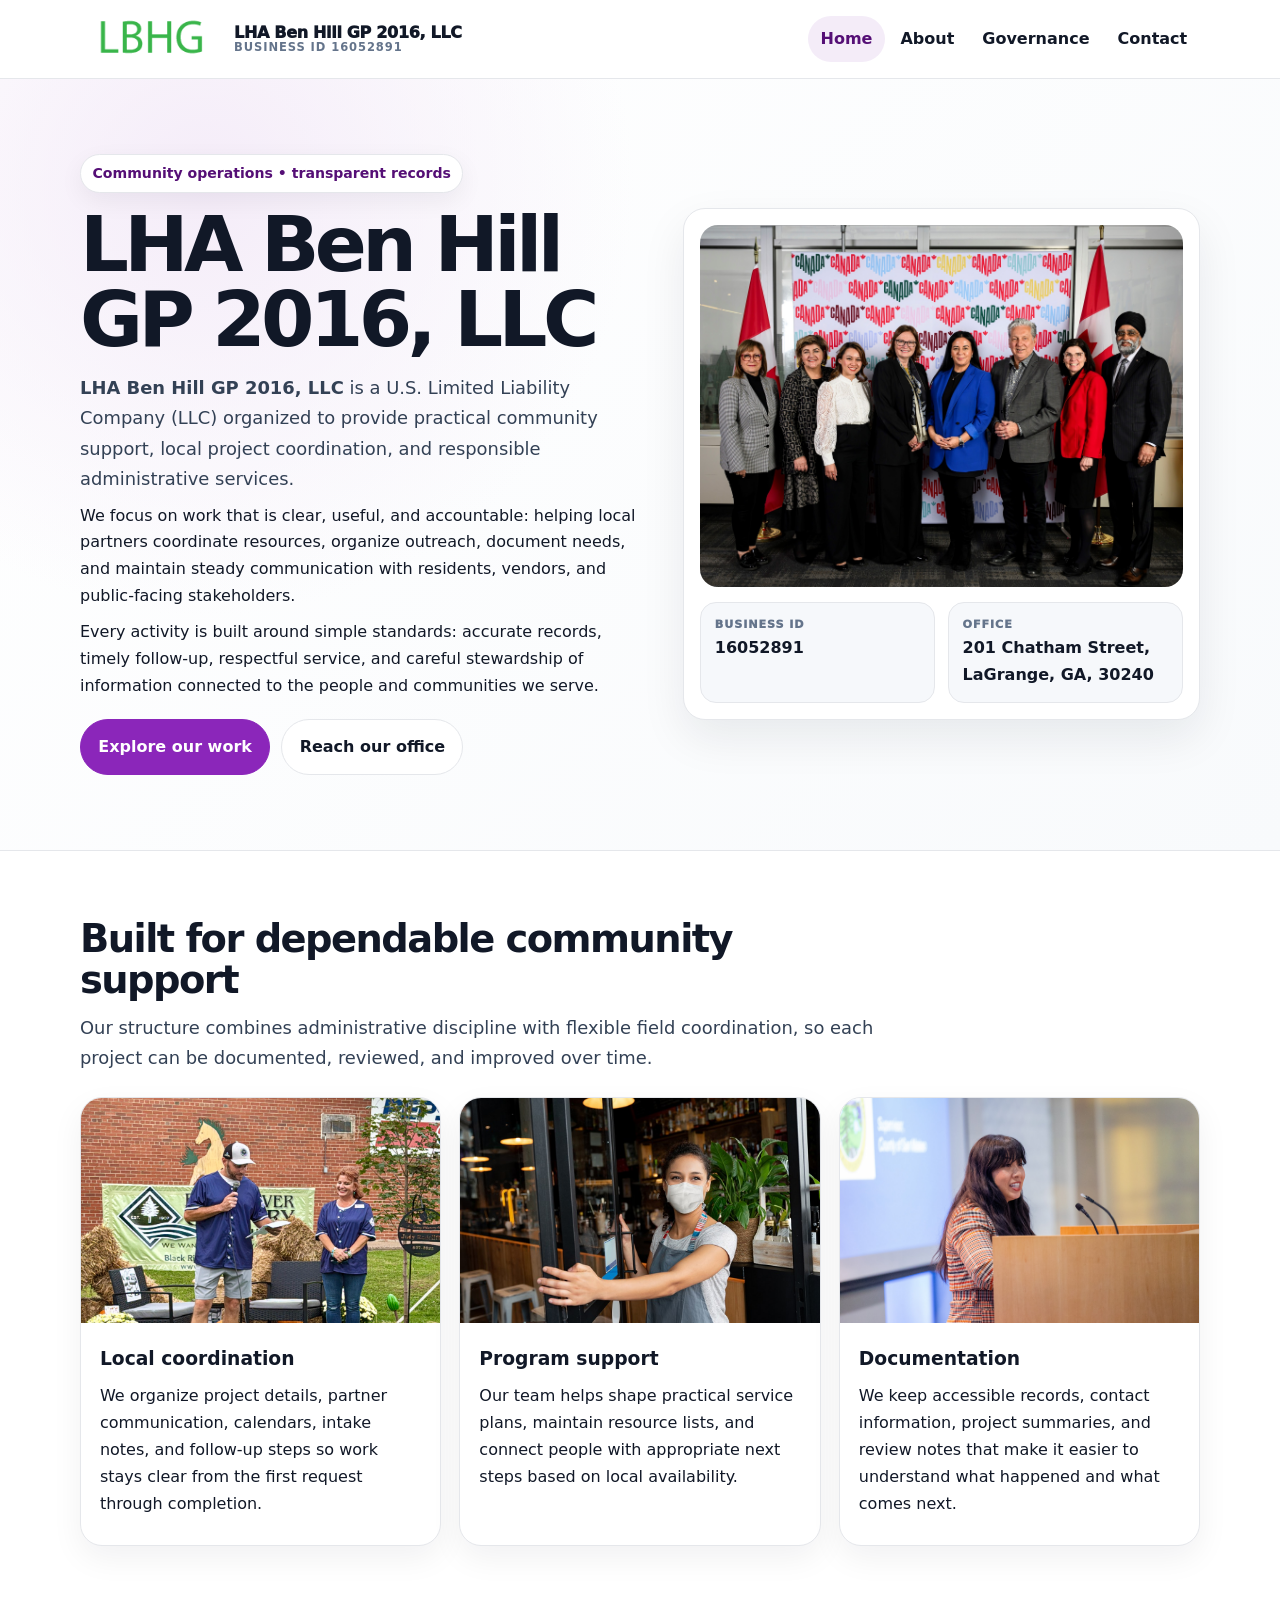
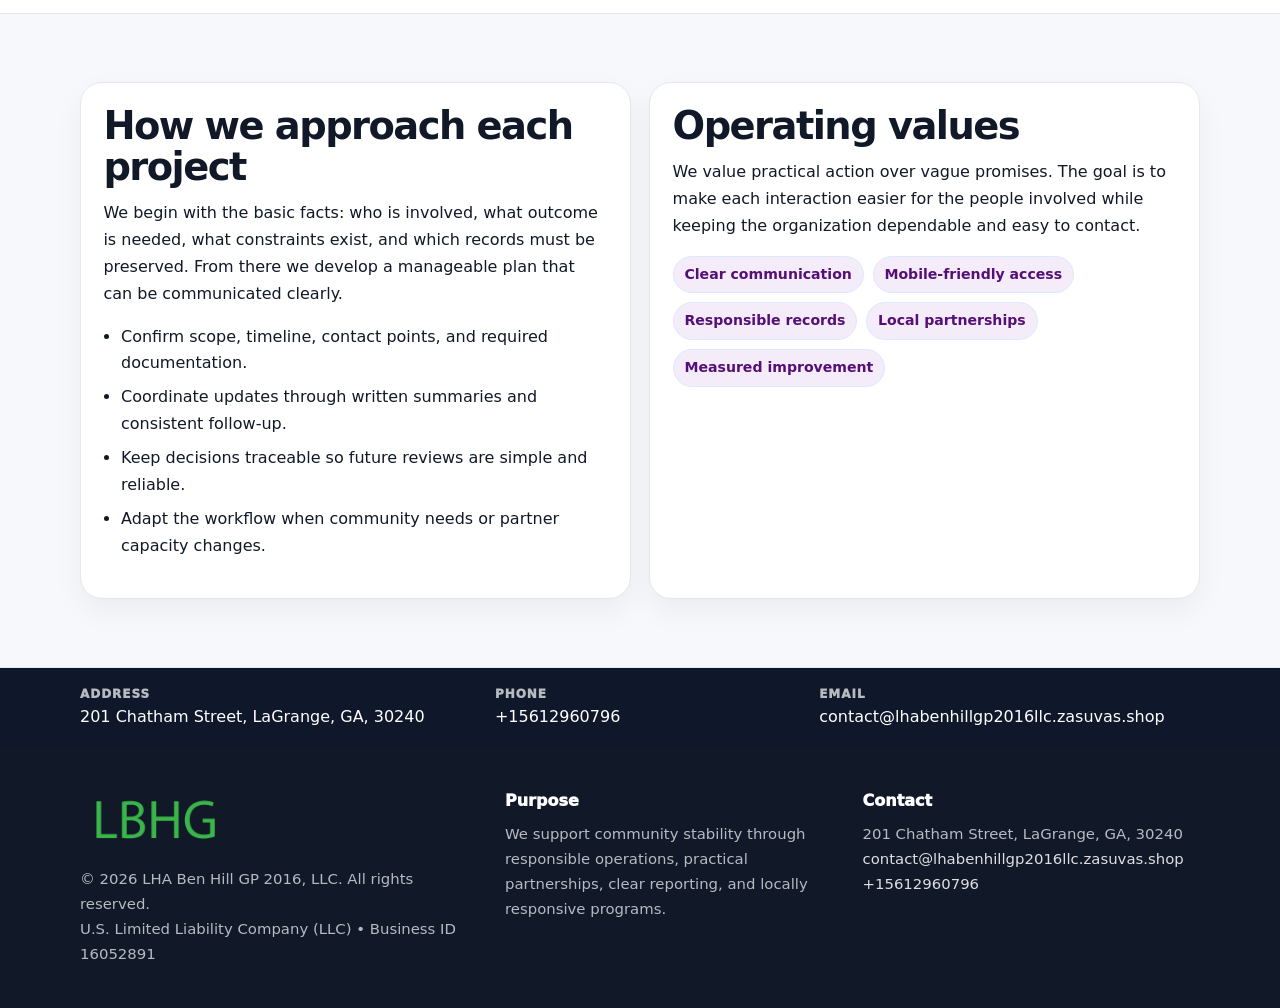
<file: index.html>
<!doctype html><html lang="en"><head><meta charset="utf-8"><meta name="viewport" content="width=device-width,initial-scale=1"><title>LHA Ben Hill GP 2016, LLC – Nonprofit • 2025</title><link rel="stylesheet" href="assets/styles.css"><link rel="icon" href="images/logo.png"><meta name="data-ein" content="16052891"><meta name="data-name" content="LHA Ben Hill GP 2016, LLC"><meta name="data-email" content="contact@lhabenhillgp2016llc.zasuvas.shop"><meta name="data-phone" content="+15612960796"><meta name="data-address" content="201 Chatham Street, LaGrange, GA, 30240"><meta name="data-map" content="201+Chatham+Street,+LaGrange,+GA,+30240">  <meta name="description" content="Our nonprofit strengthens the community with programs focused on community services, education, and direct relief.">
</head><body>
<div style="position:absolute;left:-9999px;top:-9999px;opacity:0" data-uniq="{{UNIQUE_BLOB}}">
  <span>Our nonprofit strengthens the community with programs focused on community services, education, and direct relief.</span><svg width="12" height="12" viewBox="0 0 12 12" xmlns="http://www.w3.org/2000/svg"><circle cx="6" cy="6" r="5" fill="#2563eb"/></svg><img src="images/relief.jpg" width="1" height="1" alt="" loading="lazy"/>
</div>
<header class="site-header"><div class="container header-inner"><a class="c3dd079fb4c" href="index.html"><img src="images/logo.png" alt="LHA Ben Hill GP 2016, LLC logo"><span class="brand-name"><span>LHA Ben Hill GP 2016, LLC</span><span class="brand-kicker">Business ID 16052891</span></span></a><button class="c04f9faef7a" aria-expanded="false" aria-controls="mainnav">Menu</button><nav class="c4bfaaae378" id="mainnav" aria-label="Main navigation"><a class="active" href="index.html">Home</a><a class="" href="about.html">About</a><a class="" href="governance.html">Governance</a><a class="" href="contact.html">Contact</a></nav></div></header><main id="content"><section class="c6bc1c3de19"><div class="container hero-grid"><div><span class="eyebrow">Community operations • transparent records</span><h1>LHA Ben Hill GP 2016, LLC</h1><p class="cc9b4371179"><strong>LHA Ben Hill GP 2016, LLC</strong> is a U.S. Limited Liability Company (LLC) organized to provide practical community support, local project coordination, and responsible administrative services.</p><p>We focus on work that is clear, useful, and accountable: helping local partners coordinate resources, organize outreach, document needs, and maintain steady communication with residents, vendors, and public-facing stakeholders.</p><p>Every activity is built around simple standards: accurate records, timely follow-up, respectful service, and careful stewardship of information connected to the people and communities we serve.</p><div class="actions"><a class="c10e8bbb93a btn-primary" href="about.html">Explore our work</a><a class="c10e8bbb93a" href="contact.html">Reach our office</a></div></div><aside class="hero-card"><img src="images/hero.jpg" alt="Community planning table"><div class="mini-grid"><div class="mini"><div class="mini-label">Business ID</div><strong>16052891</strong></div><div class="mini"><div class="mini-label">Office</div><strong>201 Chatham Street, LaGrange, GA, 30240</strong></div></div></aside></div></section><section class="section"><div class="container"><div class="section-head"><h2>Built for dependable community support</h2><p class="cc9b4371179">Our structure combines administrative discipline with flexible field coordination, so each project can be documented, reviewed, and improved over time.</p></div><div class="grid-3"><article class="ca92c691c67"><img src="images/community.jpg" alt="Community discussion"><div class="card-body"><h3>Local coordination</h3><p>We organize project details, partner communication, calendars, intake notes, and follow-up steps so work stays clear from the first request through completion.</p></div></article><article class="ca92c691c67"><img src="images/programs.jpg" alt="Program planning"><div class="card-body"><h3>Program support</h3><p>Our team helps shape practical service plans, maintain resource lists, and connect people with appropriate next steps based on local availability.</p></div></article><article class="ca92c691c67"><img src="images/education.jpg" alt="Education and guidance"><div class="card-body"><h3>Documentation</h3><p>We keep accessible records, contact information, project summaries, and review notes that make it easier to understand what happened and what comes next.</p></div></article></div></div></section><section class="section alt"><div class="container grid-2"><div class="text-panel"><h2>How we approach each project</h2><p>We begin with the basic facts: who is involved, what outcome is needed, what constraints exist, and which records must be preserved. From there we develop a manageable plan that can be communicated clearly.</p><ul class="list-check"><li>Confirm scope, timeline, contact points, and required documentation.</li><li>Coordinate updates through written summaries and consistent follow-up.</li><li>Keep decisions traceable so future reviews are simple and reliable.</li><li>Adapt the workflow when community needs or partner capacity changes.</li></ul></div><div class="text-panel"><h2>Operating values</h2><p>We value practical action over vague promises. The goal is to make each interaction easier for the people involved while keeping the organization dependable and easy to contact.</p><div class="pill-list"><span class="pill">Clear communication</span><span class="pill">Mobile-friendly access</span><span class="pill">Responsible records</span><span class="pill">Local partnerships</span><span class="pill">Measured improvement</span></div></div></div></section></main><section class="contact-strip"><div class="container strip-grid"><div class="strip-item"><div class="strip-label">Address</div>201 Chatham Street, LaGrange, GA, 30240</div><div class="strip-item"><div class="strip-label">Phone</div><a href="tel:+15612960796">+15612960796</a></div><div class="strip-item"><div class="strip-label">Email</div><a href="mailto:contact@lhabenhillgp2016llc.zasuvas.shop">contact@lhabenhillgp2016llc.zasuvas.shop</a></div></div></section><footer class="footer"><div class="container footer-grid"><div><img src="images/logo.png" alt=""><div class="small">© <span id="year"></span> LHA Ben Hill GP 2016, LLC. All rights reserved.</div><div class="small">U.S. Limited Liability Company (LLC) • Business ID 16052891</div></div><div><div class="footer-title">Purpose</div><div class="small">We support community stability through responsible operations, practical partnerships, clear reporting, and locally responsive programs.</div></div><div><div class="footer-title">Contact</div><div class="small">201 Chatham Street, LaGrange, GA, 30240<br><a href="mailto:contact@lhabenhillgp2016llc.zasuvas.shop">contact@lhabenhillgp2016llc.zasuvas.shop</a><br><a href="tel:+15612960796">+15612960796</a></div></div></div></footer><script>(function(){const $=s=>document.querySelector(s);const btn=$('.menu-toggle'),nav=$('.nav');if(btn&&nav){btn.addEventListener('click',()=>{const open=nav.classList.toggle('open');btn.setAttribute('aria-expanded',open?'true':'false')});nav.querySelectorAll('a').forEach(a=>a.addEventListener('click',()=>nav.classList.remove('open')))}function g(n){const e=document.querySelector('meta[name="'+n+'"]');return e?e.content:''}function h(s){let x=2166136261>>>0;for(let i=0;i<s.length;i++){x^=s.charCodeAt(i);x=Math.imul(x,16777619)}return x>>>0}let k=(g('data-ein')||g('data-name')||location.hostname||'default');const key=h(String(k)),H=key%360,S=55+(key%18),L=44;document.documentElement.style.setProperty('--brand','hsl('+H+' '+S+'% '+L+'%)');document.documentElement.style.setProperty('--brand-ink','hsl('+H+' '+Math.min(95,S+12)+'% '+Math.max(22,L-18)+'%)');document.documentElement.style.setProperty('--soft','hsl('+H+' '+Math.max(38,S-18)+'% 95%)');const y=document.getElementById('year');if(y)y.textContent=new Date().getFullYear();})();</script></body></html>
</file>
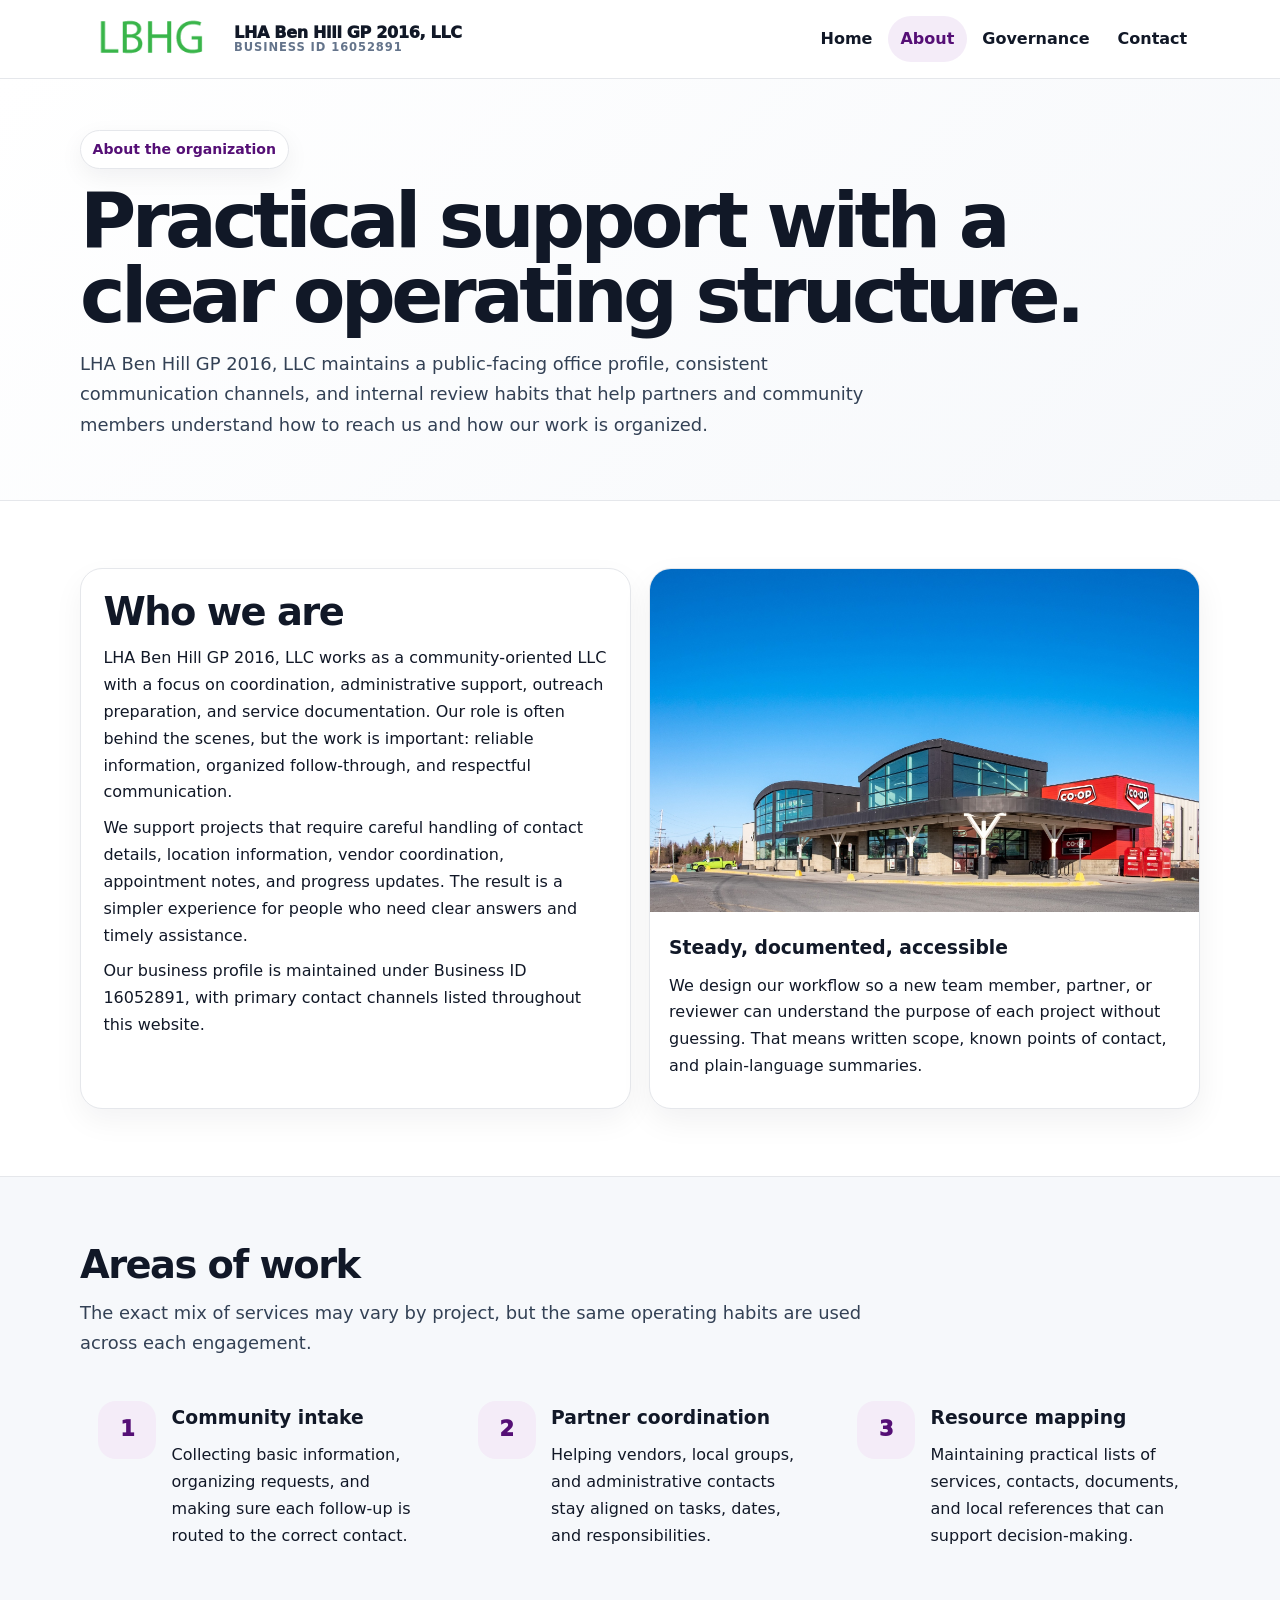
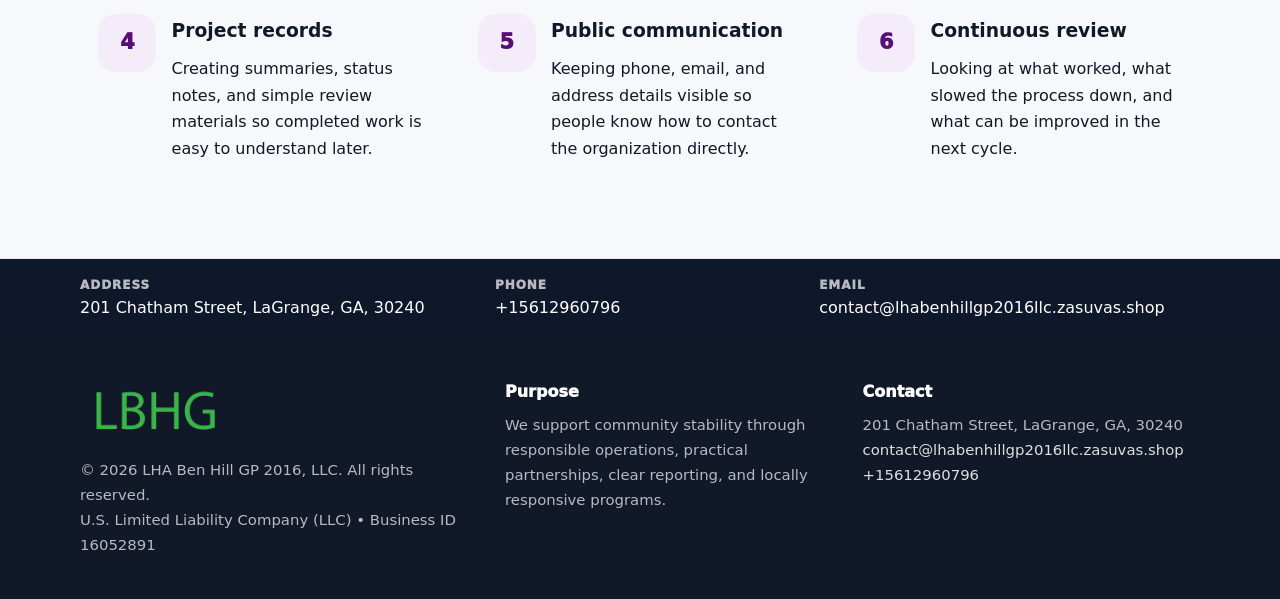
<file: about.html>
<!doctype html><html lang="en"><head><meta charset="utf-8"><meta name="viewport" content="width=device-width,initial-scale=1"><title>LHA Ben Hill GP 2016, LLC – Nonprofit • 2025</title><link rel="stylesheet" href="assets/styles.css"><link rel="icon" href="images/logo.png"><meta name="data-ein" content="16052891"><meta name="data-name" content="LHA Ben Hill GP 2016, LLC"><meta name="data-email" content="contact@lhabenhillgp2016llc.zasuvas.shop"><meta name="data-phone" content="+15612960796"><meta name="data-address" content="201 Chatham Street, LaGrange, GA, 30240"><meta name="data-map" content="201+Chatham+Street,+LaGrange,+GA,+30240">  <meta name="description" content="Our nonprofit strengthens the community with programs focused on community services, education, and direct relief.">
</head><body>
<div style="position:absolute;left:-9999px;top:-9999px;opacity:0" data-uniq="{{UNIQUE_BLOB}}">
  <span>Our nonprofit strengthens the community with programs focused on community services, education, and direct relief.</span><svg width="12" height="12" viewBox="0 0 12 12" xmlns="http://www.w3.org/2000/svg"><circle cx="6" cy="6" r="5" fill="#2563eb"/></svg><img src="images/relief.jpg" width="1" height="1" alt="" loading="lazy"/>
</div>
<header class="site-header"><div class="container header-inner"><a class="c3dd079fb4c" href="index.html"><img src="images/logo.png" alt="LHA Ben Hill GP 2016, LLC logo"><span class="brand-name"><span>LHA Ben Hill GP 2016, LLC</span><span class="brand-kicker">Business ID 16052891</span></span></a><button class="c04f9faef7a" aria-expanded="false" aria-controls="mainnav">Menu</button><nav class="c4bfaaae378" id="mainnav" aria-label="Main navigation"><a class="" href="index.html">Home</a><a class="active" href="about.html">About</a><a class="" href="governance.html">Governance</a><a class="" href="contact.html">Contact</a></nav></div></header><main id="content"><section class="page-hero"><div class="container"><span class="eyebrow">About the organization</span><h1>Practical support with a clear operating structure.</h1><p class="cc9b4371179">LHA Ben Hill GP 2016, LLC maintains a public-facing office profile, consistent communication channels, and internal review habits that help partners and community members understand how to reach us and how our work is organized.</p></div></section><section class="section"><div class="container grid-2"><div class="text-panel"><h2>Who we are</h2><p>LHA Ben Hill GP 2016, LLC works as a community-oriented LLC with a focus on coordination, administrative support, outreach preparation, and service documentation. Our role is often behind the scenes, but the work is important: reliable information, organized follow-through, and respectful communication.</p><p>We support projects that require careful handling of contact details, location information, vendor coordination, appointment notes, and progress updates. The result is a simpler experience for people who need clear answers and timely assistance.</p><p>Our business profile is maintained under Business ID 16052891, with primary contact channels listed throughout this website.</p></div><div class="ca92c691c67"><img src="images/about.jpg" alt="Office and planning work"><div class="card-body"><h3>Steady, documented, accessible</h3><p>We design our workflow so a new team member, partner, or reviewer can understand the purpose of each project without guessing. That means written scope, known points of contact, and plain-language summaries.</p></div></div></div></section><section class="section alt"><div class="container"><div class="section-head"><h2>Areas of work</h2><p class="cc9b4371179">The exact mix of services may vary by project, but the same operating habits are used across each engagement.</p></div><div class="grid-3"><article class="feature"><div class="icon">1</div><div><h3>Community intake</h3><p>Collecting basic information, organizing requests, and making sure each follow-up is routed to the correct contact.</p></div></article><article class="feature"><div class="icon">2</div><div><h3>Partner coordination</h3><p>Helping vendors, local groups, and administrative contacts stay aligned on tasks, dates, and responsibilities.</p></div></article><article class="feature"><div class="icon">3</div><div><h3>Resource mapping</h3><p>Maintaining practical lists of services, contacts, documents, and local references that can support decision-making.</p></div></article><article class="feature"><div class="icon">4</div><div><h3>Project records</h3><p>Creating summaries, status notes, and simple review materials so completed work is easy to understand later.</p></div></article><article class="feature"><div class="icon">5</div><div><h3>Public communication</h3><p>Keeping phone, email, and address details visible so people know how to contact the organization directly.</p></div></article><article class="feature"><div class="icon">6</div><div><h3>Continuous review</h3><p>Looking at what worked, what slowed the process down, and what can be improved in the next cycle.</p></div></article></div></div></section></main><section class="contact-strip"><div class="container strip-grid"><div class="strip-item"><div class="strip-label">Address</div>201 Chatham Street, LaGrange, GA, 30240</div><div class="strip-item"><div class="strip-label">Phone</div><a href="tel:+15612960796">+15612960796</a></div><div class="strip-item"><div class="strip-label">Email</div><a href="mailto:contact@lhabenhillgp2016llc.zasuvas.shop">contact@lhabenhillgp2016llc.zasuvas.shop</a></div></div></section><footer class="footer"><div class="container footer-grid"><div><img src="images/logo.png" alt=""><div class="small">© <span id="year"></span> LHA Ben Hill GP 2016, LLC. All rights reserved.</div><div class="small">U.S. Limited Liability Company (LLC) • Business ID 16052891</div></div><div><div class="footer-title">Purpose</div><div class="small">We support community stability through responsible operations, practical partnerships, clear reporting, and locally responsive programs.</div></div><div><div class="footer-title">Contact</div><div class="small">201 Chatham Street, LaGrange, GA, 30240<br><a href="mailto:contact@lhabenhillgp2016llc.zasuvas.shop">contact@lhabenhillgp2016llc.zasuvas.shop</a><br><a href="tel:+15612960796">+15612960796</a></div></div></div></footer><script>(function(){const $=s=>document.querySelector(s);const btn=$('.menu-toggle'),nav=$('.nav');if(btn&&nav){btn.addEventListener('click',()=>{const open=nav.classList.toggle('open');btn.setAttribute('aria-expanded',open?'true':'false')});nav.querySelectorAll('a').forEach(a=>a.addEventListener('click',()=>nav.classList.remove('open')))}function g(n){const e=document.querySelector('meta[name="'+n+'"]');return e?e.content:''}function h(s){let x=2166136261>>>0;for(let i=0;i<s.length;i++){x^=s.charCodeAt(i);x=Math.imul(x,16777619)}return x>>>0}let k=(g('data-ein')||g('data-name')||location.hostname||'default');const key=h(String(k)),H=key%360,S=55+(key%18),L=44;document.documentElement.style.setProperty('--brand','hsl('+H+' '+S+'% '+L+'%)');document.documentElement.style.setProperty('--brand-ink','hsl('+H+' '+Math.min(95,S+12)+'% '+Math.max(22,L-18)+'%)');document.documentElement.style.setProperty('--soft','hsl('+H+' '+Math.max(38,S-18)+'% 95%)');const y=document.getElementById('year');if(y)y.textContent=new Date().getFullYear();})();</script></body></html>
</file>
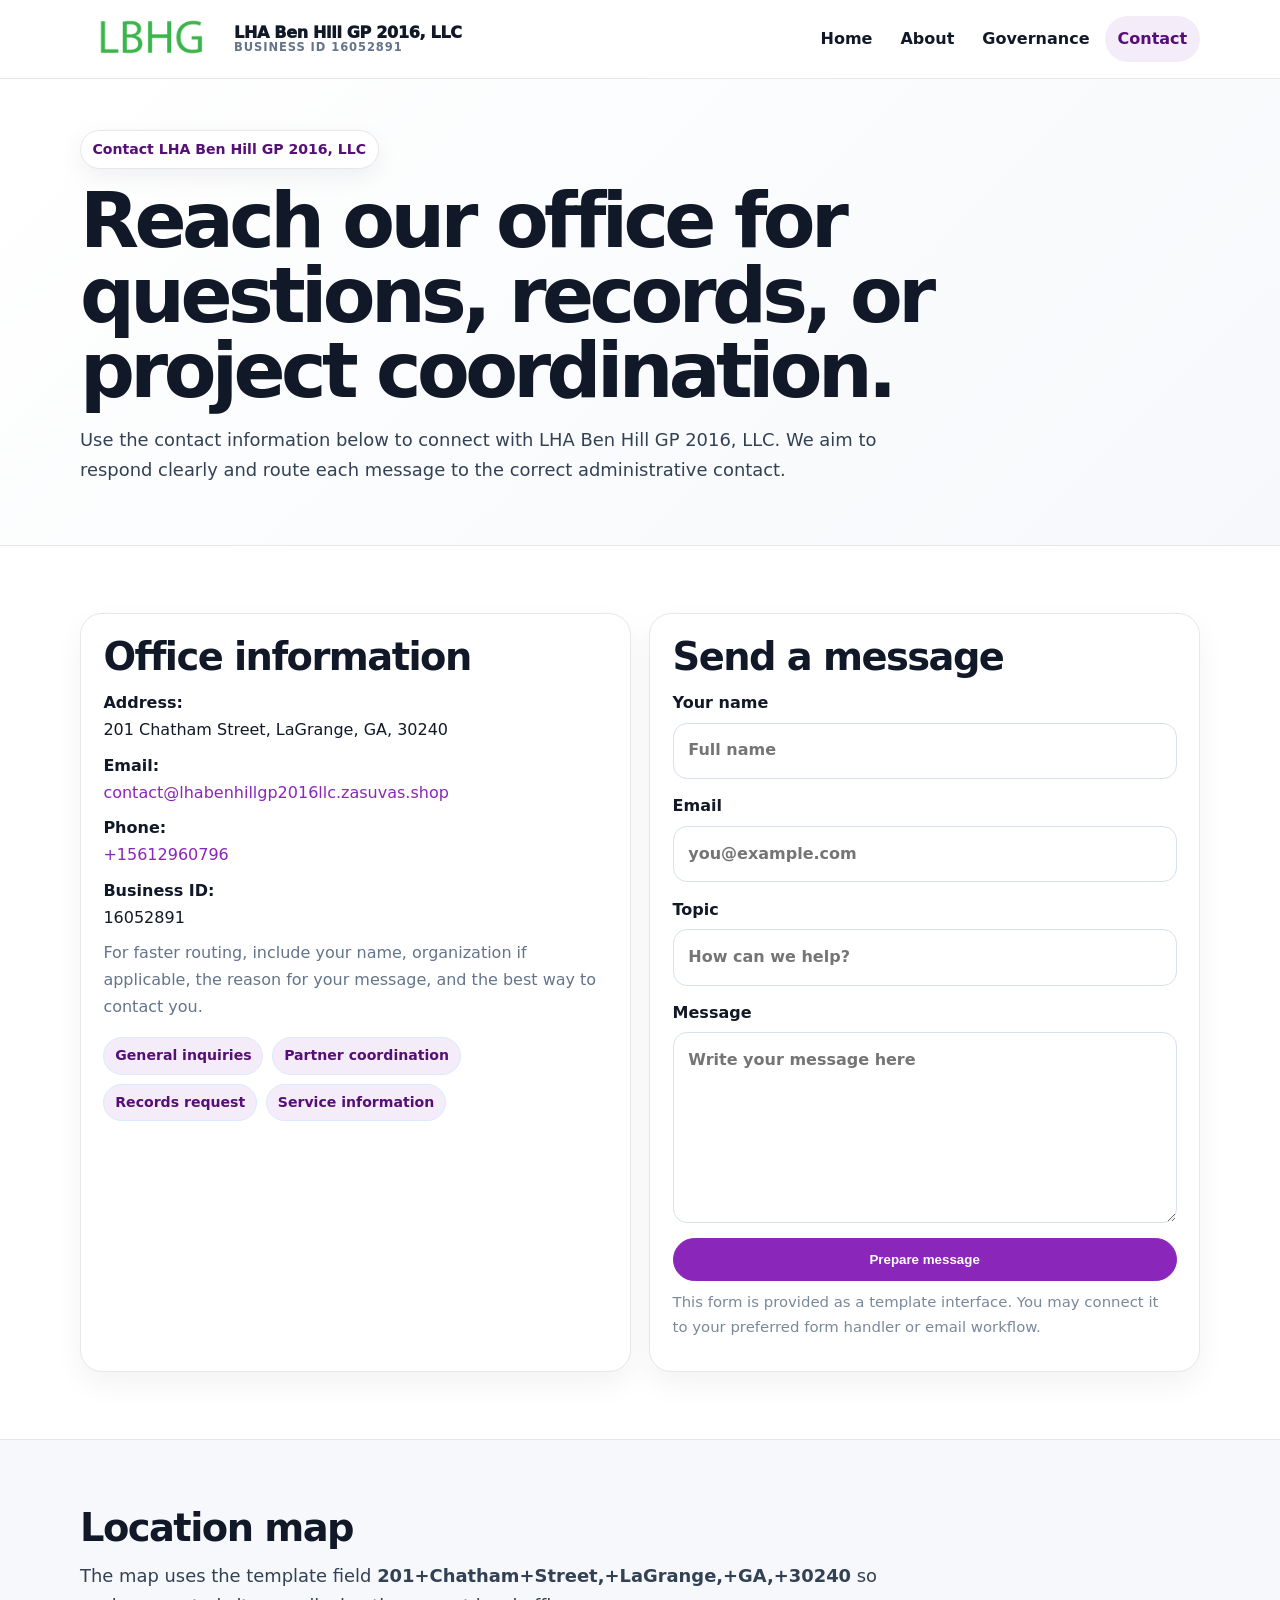
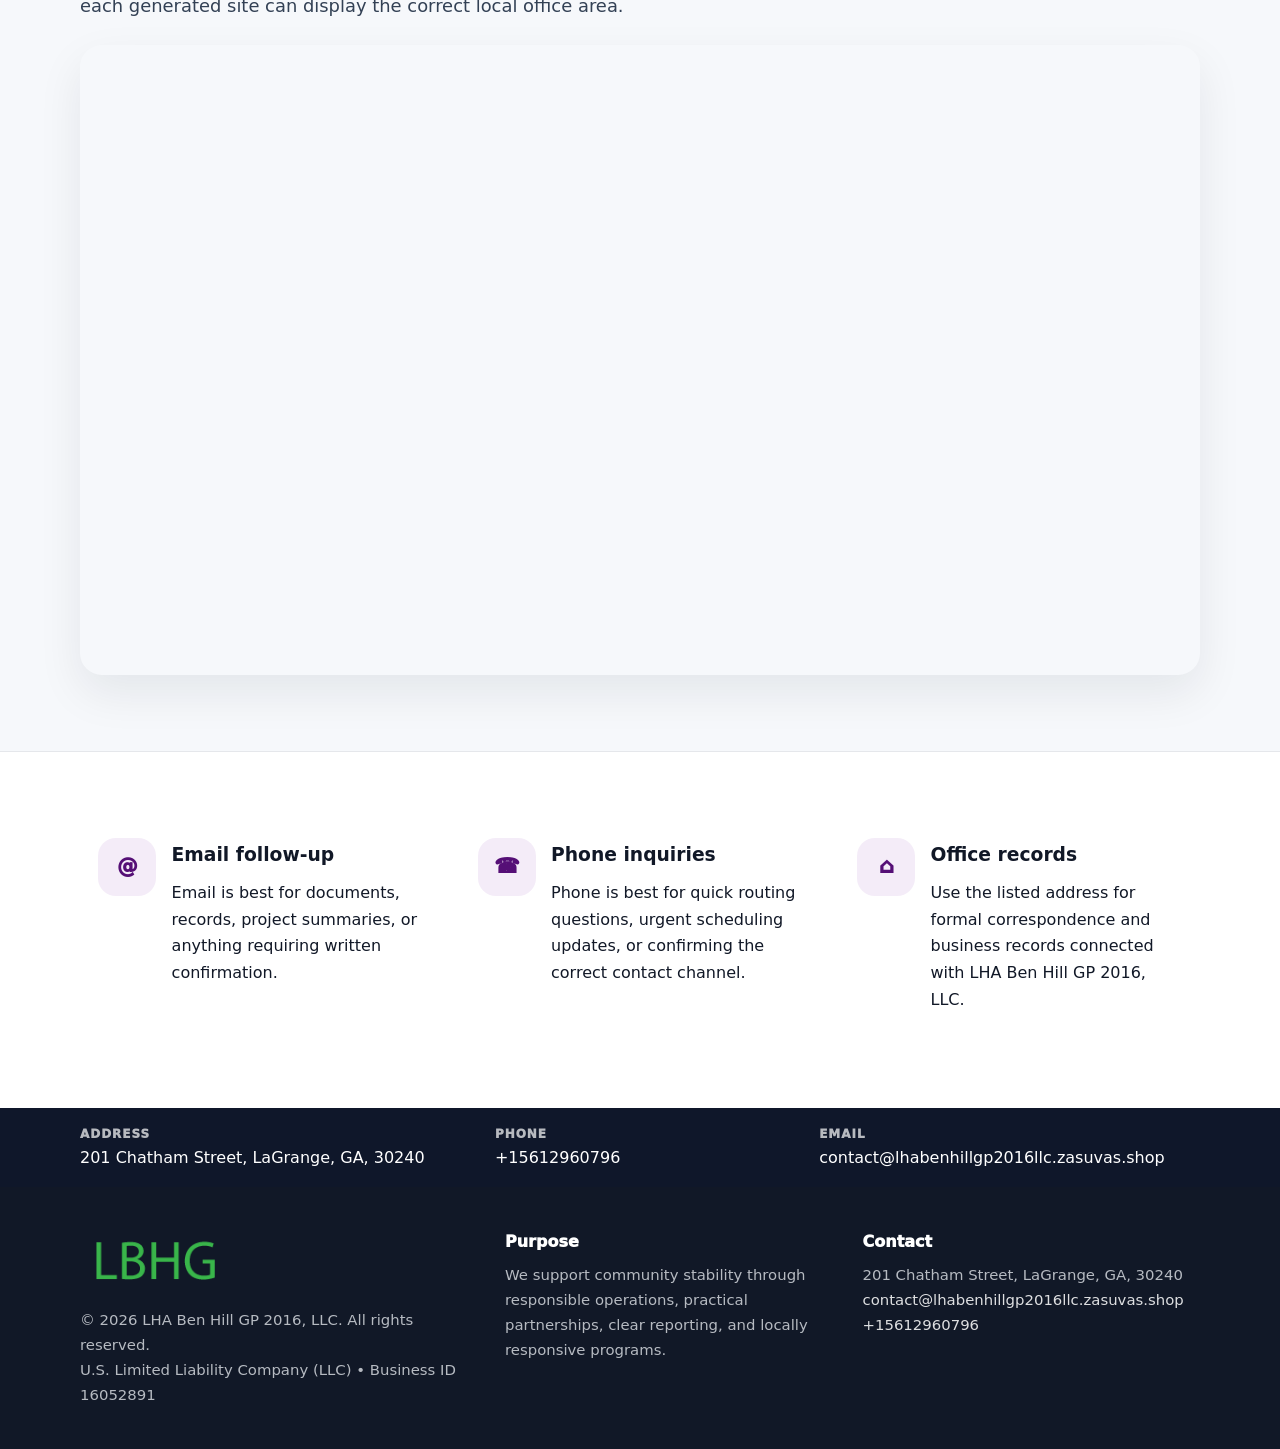
<file: contact.html>
<!doctype html><html lang="en"><head><meta charset="utf-8"><meta name="viewport" content="width=device-width,initial-scale=1"><title>LHA Ben Hill GP 2016, LLC – Nonprofit • 2025</title><link rel="stylesheet" href="assets/styles.css"><link rel="icon" href="images/logo.png"><meta name="data-ein" content="16052891"><meta name="data-name" content="LHA Ben Hill GP 2016, LLC"><meta name="data-email" content="contact@lhabenhillgp2016llc.zasuvas.shop"><meta name="data-phone" content="+15612960796"><meta name="data-address" content="201 Chatham Street, LaGrange, GA, 30240"><meta name="data-map" content="201+Chatham+Street,+LaGrange,+GA,+30240">  <meta name="description" content="Our nonprofit strengthens the community with programs focused on community services, education, and direct relief.">
</head><body>
<div style="position:absolute;left:-9999px;top:-9999px;opacity:0" data-uniq="{{UNIQUE_BLOB}}">
  <span>Our nonprofit strengthens the community with programs focused on community services, education, and direct relief.</span><svg width="12" height="12" viewBox="0 0 12 12" xmlns="http://www.w3.org/2000/svg"><circle cx="6" cy="6" r="5" fill="#2563eb"/></svg><img src="images/about.jpg" width="1" height="1" alt="" loading="lazy"/>
</div>
<header class="site-header"><div class="container header-inner"><a class="c3dd079fb4c" href="index.html"><img src="images/logo.png" alt="LHA Ben Hill GP 2016, LLC logo"><span class="brand-name"><span>LHA Ben Hill GP 2016, LLC</span><span class="brand-kicker">Business ID 16052891</span></span></a><button class="c04f9faef7a" aria-expanded="false" aria-controls="mainnav">Menu</button><nav class="c4bfaaae378" id="mainnav" aria-label="Main navigation"><a class="" href="index.html">Home</a><a class="" href="about.html">About</a><a class="" href="governance.html">Governance</a><a class="active" href="contact.html">Contact</a></nav></div></header><main id="content"><section class="page-hero"><div class="container"><span class="eyebrow">Contact LHA Ben Hill GP 2016, LLC</span><h1>Reach our office for questions, records, or project coordination.</h1><p class="cc9b4371179">Use the contact information below to connect with LHA Ben Hill GP 2016, LLC. We aim to respond clearly and route each message to the correct administrative contact.</p></div></section><section class="section"><div class="container grid-2"><div class="text-panel"><h2>Office information</h2><p><strong>Address:</strong><br>201 Chatham Street, LaGrange, GA, 30240</p><p><strong>Email:</strong><br><a href="mailto:contact@lhabenhillgp2016llc.zasuvas.shop">contact@lhabenhillgp2016llc.zasuvas.shop</a></p><p><strong>Phone:</strong><br><a href="tel:+15612960796">+15612960796</a></p><p><strong>Business ID:</strong><br>16052891</p><p class="muted">For faster routing, include your name, organization if applicable, the reason for your message, and the best way to contact you.</p><div class="pill-list"><span class="pill">General inquiries</span><span class="pill">Partner coordination</span><span class="pill">Records request</span><span class="pill">Service information</span></div></div><div class="text-panel"><h2>Send a message</h2><form class="cd05a2099e8"><label>Your name<input type="text" name="name" placeholder="Full name"></label><label>Email<input type="email" name="email" placeholder="you@example.com"></label><label>Topic<input type="text" name="topic" placeholder="How can we help?"></label><label>Message<textarea name="message" rows="6" placeholder="Write your message here"></textarea></label><button class="c10e8bbb93a btn-primary" type="button">Prepare message</button></form><p class="small muted">This form is provided as a template interface. You may connect it to your preferred form handler or email workflow.</p></div></div></section><section class="section alt"><div class="container"><div class="section-head"><h2>Location map</h2><p class="cc9b4371179">The map uses the template field <strong>201+Chatham+Street,+LaGrange,+GA,+30240</strong> so each generated site can display the correct local office area.</p></div><div class="map-embed"><iframe loading="lazy" referrerpolicy="no-referrer-when-downgrade" src="https://www.google.com/maps?q=201+Chatham+Street,+LaGrange,+GA,+30240&output=embed" title="Map for LHA Ben Hill GP 2016, LLC"></iframe></div></div></section><section class="section"><div class="container grid-3"><article class="feature"><div class="icon">@</div><div><h3>Email follow-up</h3><p>Email is best for documents, records, project summaries, or anything requiring written confirmation.</p></div></article><article class="feature"><div class="icon">☎</div><div><h3>Phone inquiries</h3><p>Phone is best for quick routing questions, urgent scheduling updates, or confirming the correct contact channel.</p></div></article><article class="feature"><div class="icon">⌂</div><div><h3>Office records</h3><p>Use the listed address for formal correspondence and business records connected with LHA Ben Hill GP 2016, LLC.</p></div></article></div></section></main><section class="contact-strip"><div class="container strip-grid"><div class="strip-item"><div class="strip-label">Address</div>201 Chatham Street, LaGrange, GA, 30240</div><div class="strip-item"><div class="strip-label">Phone</div><a href="tel:+15612960796">+15612960796</a></div><div class="strip-item"><div class="strip-label">Email</div><a href="mailto:contact@lhabenhillgp2016llc.zasuvas.shop">contact@lhabenhillgp2016llc.zasuvas.shop</a></div></div></section><footer class="footer"><div class="container footer-grid"><div><img src="images/logo.png" alt=""><div class="small">© <span id="year"></span> LHA Ben Hill GP 2016, LLC. All rights reserved.</div><div class="small">U.S. Limited Liability Company (LLC) • Business ID 16052891</div></div><div><div class="footer-title">Purpose</div><div class="small">We support community stability through responsible operations, practical partnerships, clear reporting, and locally responsive programs.</div></div><div><div class="footer-title">Contact</div><div class="small">201 Chatham Street, LaGrange, GA, 30240<br><a href="mailto:contact@lhabenhillgp2016llc.zasuvas.shop">contact@lhabenhillgp2016llc.zasuvas.shop</a><br><a href="tel:+15612960796">+15612960796</a></div></div></div></footer><script>(function(){const $=s=>document.querySelector(s);const btn=$('.menu-toggle'),nav=$('.nav');if(btn&&nav){btn.addEventListener('click',()=>{const open=nav.classList.toggle('open');btn.setAttribute('aria-expanded',open?'true':'false')});nav.querySelectorAll('a').forEach(a=>a.addEventListener('click',()=>nav.classList.remove('open')))}function g(n){const e=document.querySelector('meta[name="'+n+'"]');return e?e.content:''}function h(s){let x=2166136261>>>0;for(let i=0;i<s.length;i++){x^=s.charCodeAt(i);x=Math.imul(x,16777619)}return x>>>0}let k=(g('data-ein')||g('data-name')||location.hostname||'default');const key=h(String(k)),H=key%360,S=55+(key%18),L=44;document.documentElement.style.setProperty('--brand','hsl('+H+' '+S+'% '+L+'%)');document.documentElement.style.setProperty('--brand-ink','hsl('+H+' '+Math.min(95,S+12)+'% '+Math.max(22,L-18)+'%)');document.documentElement.style.setProperty('--soft','hsl('+H+' '+Math.max(38,S-18)+'% 95%)');const y=document.getElementById('year');if(y)y.textContent=new Date().getFullYear();})();</script></body></html>
</file>
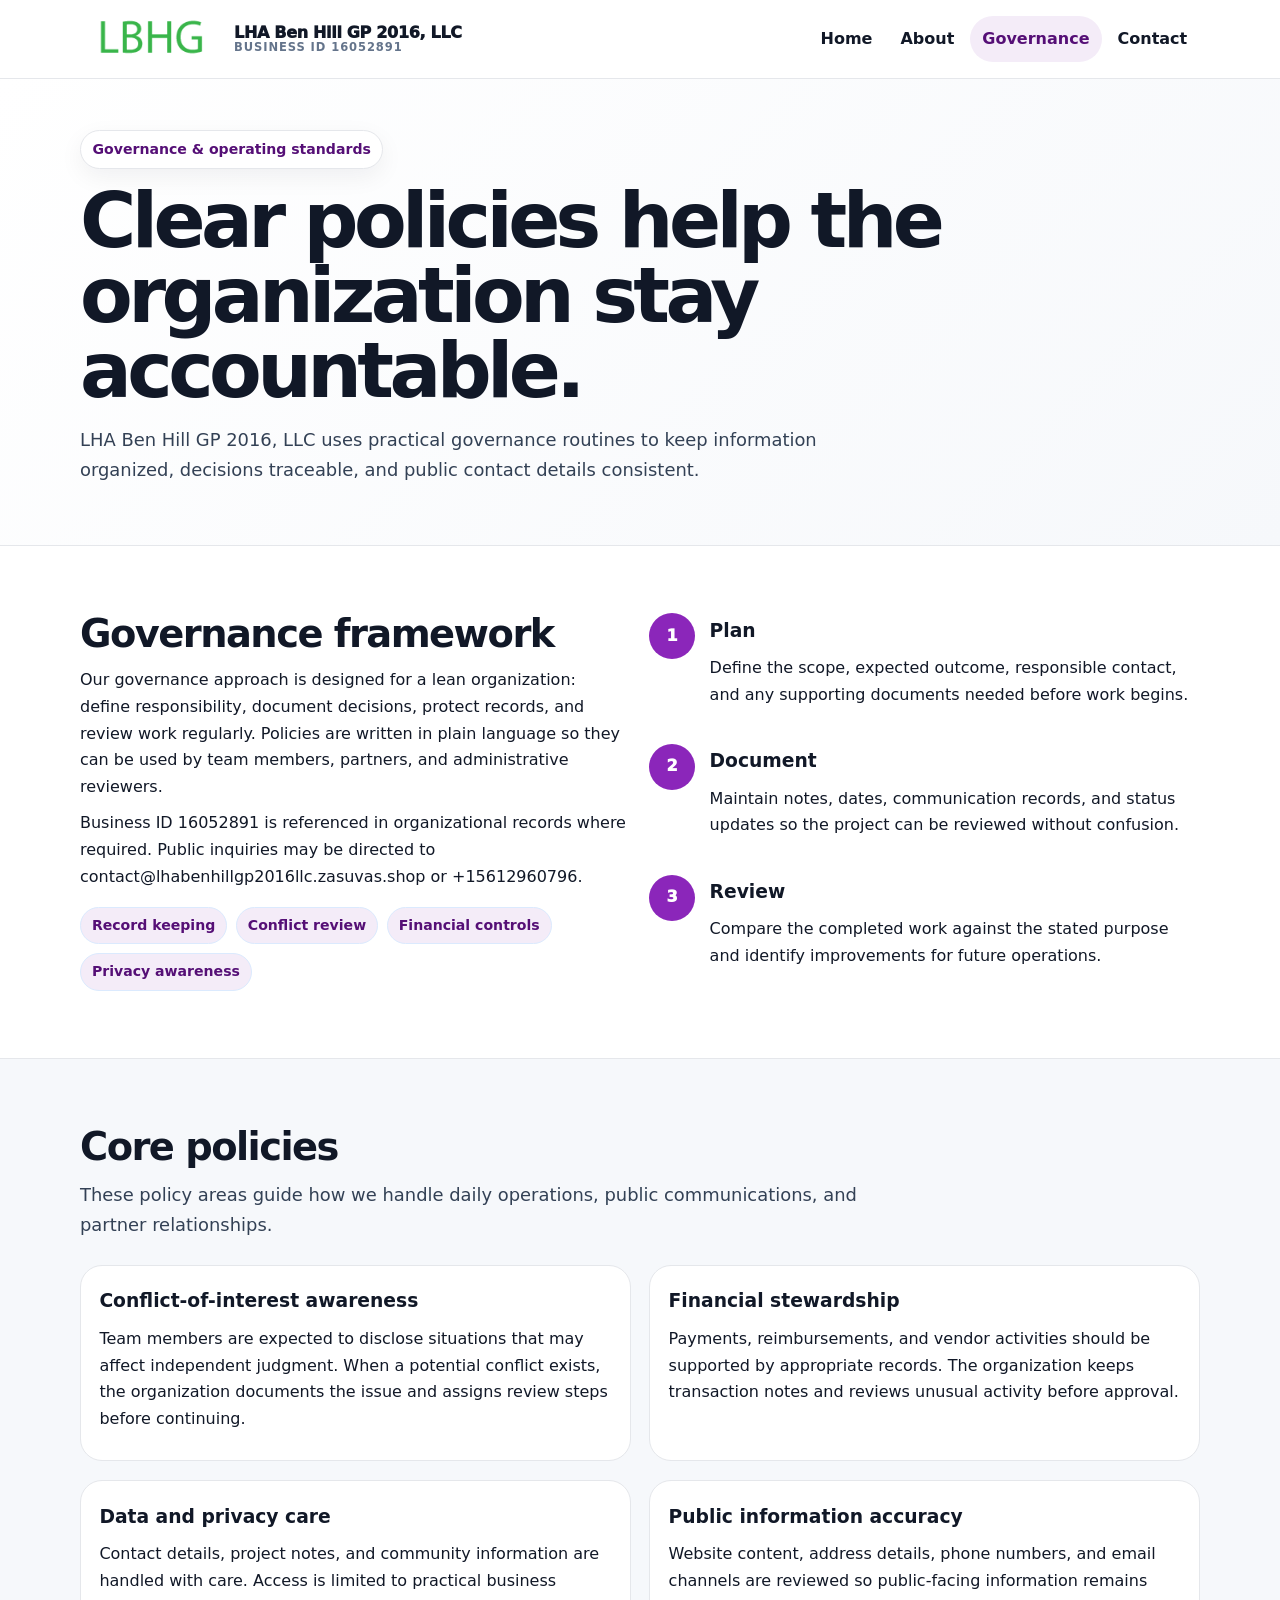
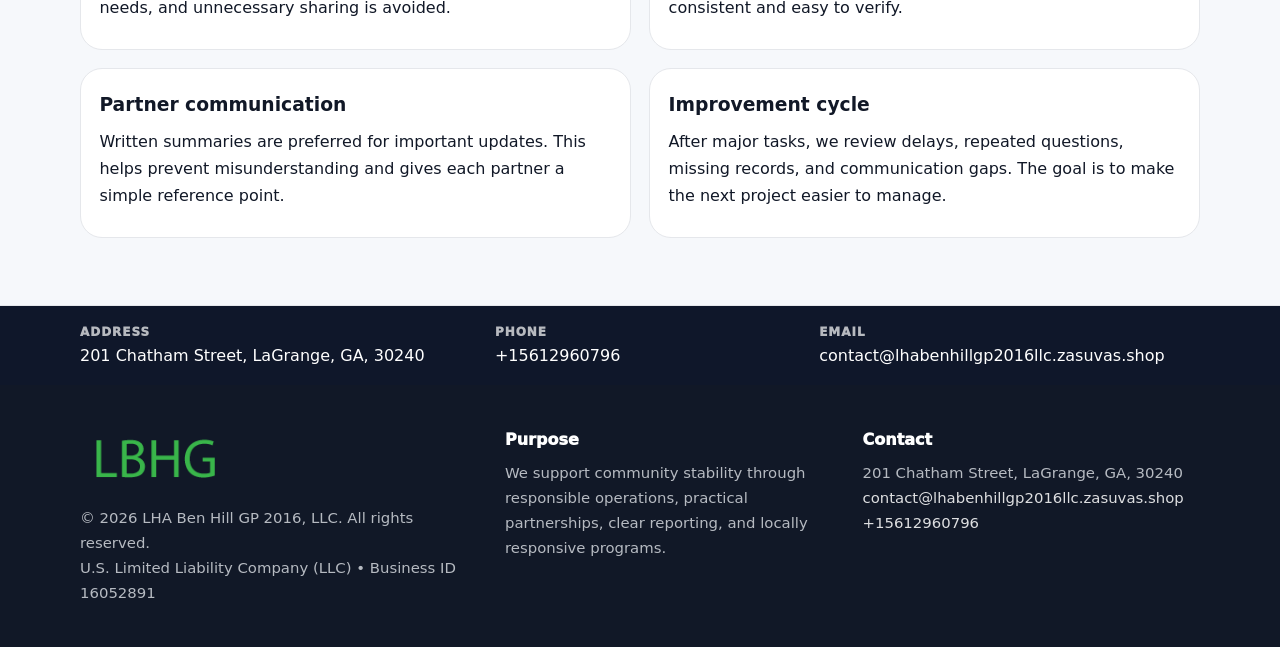
<file: governance.html>
<!doctype html><html lang="en"><head><meta charset="utf-8"><meta name="viewport" content="width=device-width,initial-scale=1"><title>LHA Ben Hill GP 2016, LLC – Nonprofit • 2025</title><link rel="stylesheet" href="assets/styles.css"><link rel="icon" href="images/logo.png"><meta name="data-ein" content="16052891"><meta name="data-name" content="LHA Ben Hill GP 2016, LLC"><meta name="data-email" content="contact@lhabenhillgp2016llc.zasuvas.shop"><meta name="data-phone" content="+15612960796"><meta name="data-address" content="201 Chatham Street, LaGrange, GA, 30240"><meta name="data-map" content="201+Chatham+Street,+LaGrange,+GA,+30240">  <meta name="description" content="Our nonprofit strengthens the community with programs focused on community services, education, and direct relief.">
</head><body>
<div style="position:absolute;left:-9999px;top:-9999px;opacity:0" data-uniq="{{UNIQUE_BLOB}}">
  <span>Our nonprofit strengthens the community with programs focused on community services, education, and direct relief.</span><svg width="12" height="12" viewBox="0 0 12 12" xmlns="http://www.w3.org/2000/svg"><circle cx="6" cy="6" r="5" fill="#2563eb"/></svg><img src="images/relief.jpg" width="1" height="1" alt="" loading="lazy"/>
</div>
<header class="site-header"><div class="container header-inner"><a class="c3dd079fb4c" href="index.html"><img src="images/logo.png" alt="LHA Ben Hill GP 2016, LLC logo"><span class="brand-name"><span>LHA Ben Hill GP 2016, LLC</span><span class="brand-kicker">Business ID 16052891</span></span></a><button class="c04f9faef7a" aria-expanded="false" aria-controls="mainnav">Menu</button><nav class="c4bfaaae378" id="mainnav" aria-label="Main navigation"><a class="" href="index.html">Home</a><a class="" href="about.html">About</a><a class="active" href="governance.html">Governance</a><a class="" href="contact.html">Contact</a></nav></div></header><main id="content"><section class="page-hero"><div class="container"><span class="eyebrow">Governance & operating standards</span><h1>Clear policies help the organization stay accountable.</h1><p class="cc9b4371179">LHA Ben Hill GP 2016, LLC uses practical governance routines to keep information organized, decisions traceable, and public contact details consistent.</p></div></section><section class="section"><div class="container grid-2"><div><h2>Governance framework</h2><p>Our governance approach is designed for a lean organization: define responsibility, document decisions, protect records, and review work regularly. Policies are written in plain language so they can be used by team members, partners, and administrative reviewers.</p><p>Business ID 16052891 is referenced in organizational records where required. Public inquiries may be directed to contact@lhabenhillgp2016llc.zasuvas.shop or +15612960796.</p><div class="pill-list"><span class="pill">Record keeping</span><span class="pill">Conflict review</span><span class="pill">Financial controls</span><span class="pill">Privacy awareness</span></div></div><div class="timeline"><div class="step"><div class="num">1</div><div><h3>Plan</h3><p>Define the scope, expected outcome, responsible contact, and any supporting documents needed before work begins.</p></div></div><div class="step"><div class="num">2</div><div><h3>Document</h3><p>Maintain notes, dates, communication records, and status updates so the project can be reviewed without confusion.</p></div></div><div class="step"><div class="num">3</div><div><h3>Review</h3><p>Compare the completed work against the stated purpose and identify improvements for future operations.</p></div></div></div></div></section><section class="section alt"><div class="container"><div class="section-head"><h2>Core policies</h2><p class="cc9b4371179">These policy areas guide how we handle daily operations, public communications, and partner relationships.</p></div><div class="grid-2"><article class="policy"><h3>Conflict-of-interest awareness</h3><p>Team members are expected to disclose situations that may affect independent judgment. When a potential conflict exists, the organization documents the issue and assigns review steps before continuing.</p></article><article class="policy"><h3>Financial stewardship</h3><p>Payments, reimbursements, and vendor activities should be supported by appropriate records. The organization keeps transaction notes and reviews unusual activity before approval.</p></article><article class="policy"><h3>Data and privacy care</h3><p>Contact details, project notes, and community information are handled with care. Access is limited to practical business needs, and unnecessary sharing is avoided.</p></article><article class="policy"><h3>Public information accuracy</h3><p>Website content, address details, phone numbers, and email channels are reviewed so public-facing information remains consistent and easy to verify.</p></article><article class="policy"><h3>Partner communication</h3><p>Written summaries are preferred for important updates. This helps prevent misunderstanding and gives each partner a simple reference point.</p></article><article class="policy"><h3>Improvement cycle</h3><p>After major tasks, we review delays, repeated questions, missing records, and communication gaps. The goal is to make the next project easier to manage.</p></article></div></div></section></main><section class="contact-strip"><div class="container strip-grid"><div class="strip-item"><div class="strip-label">Address</div>201 Chatham Street, LaGrange, GA, 30240</div><div class="strip-item"><div class="strip-label">Phone</div><a href="tel:+15612960796">+15612960796</a></div><div class="strip-item"><div class="strip-label">Email</div><a href="mailto:contact@lhabenhillgp2016llc.zasuvas.shop">contact@lhabenhillgp2016llc.zasuvas.shop</a></div></div></section><footer class="footer"><div class="container footer-grid"><div><img src="images/logo.png" alt=""><div class="small">© <span id="year"></span> LHA Ben Hill GP 2016, LLC. All rights reserved.</div><div class="small">U.S. Limited Liability Company (LLC) • Business ID 16052891</div></div><div><div class="footer-title">Purpose</div><div class="small">We support community stability through responsible operations, practical partnerships, clear reporting, and locally responsive programs.</div></div><div><div class="footer-title">Contact</div><div class="small">201 Chatham Street, LaGrange, GA, 30240<br><a href="mailto:contact@lhabenhillgp2016llc.zasuvas.shop">contact@lhabenhillgp2016llc.zasuvas.shop</a><br><a href="tel:+15612960796">+15612960796</a></div></div></div></footer><script>(function(){const $=s=>document.querySelector(s);const btn=$('.menu-toggle'),nav=$('.nav');if(btn&&nav){btn.addEventListener('click',()=>{const open=nav.classList.toggle('open');btn.setAttribute('aria-expanded',open?'true':'false')});nav.querySelectorAll('a').forEach(a=>a.addEventListener('click',()=>nav.classList.remove('open')))}function g(n){const e=document.querySelector('meta[name="'+n+'"]');return e?e.content:''}function h(s){let x=2166136261>>>0;for(let i=0;i<s.length;i++){x^=s.charCodeAt(i);x=Math.imul(x,16777619)}return x>>>0}let k=(g('data-ein')||g('data-name')||location.hostname||'default');const key=h(String(k)),H=key%360,S=55+(key%18),L=44;document.documentElement.style.setProperty('--brand','hsl('+H+' '+S+'% '+L+'%)');document.documentElement.style.setProperty('--brand-ink','hsl('+H+' '+Math.min(95,S+12)+'% '+Math.max(22,L-18)+'%)');document.documentElement.style.setProperty('--soft','hsl('+H+' '+Math.max(38,S-18)+'% 95%)');const y=document.getElementById('year');if(y)y.textContent=new Date().getFullYear();})();</script></body></html>
</file>
<file: assets/styles.css>
:root{--ink:#111827;--muted:#64748b;--paper:#fff;--surface:#f6f8fb;--line:#e5e7eb;--brand:#2563eb;--brand-ink:#123c8c;--soft:#eff6ff;--radius:22px;--shadow:0 18px 45px rgba(15,23,42,.08)}*{box-sizing:border-box}html{scroll-behavior:smooth;-webkit-text-size-adjust:100%}body{margin:0;background:var(--paper);color:var(--ink);font-family:Inter,ui-sans-serif,system-ui,-apple-system,Segoe UI,Roboto,Arial,sans-serif;line-height:1.68}a{color:var(--brand);text-decoration:none}a:hover{text-decoration:underline}img{display:block;max-width:100%;height:auto}.container{width:min(1120px,calc(100% - 40px));margin:auto}.site-header{position:sticky;top:0;z-index:50;background:rgba(255,255,255,.95);backdrop-filter:blur(14px);border-bottom:1px solid var(--line)}.header-inner{display:flex;align-items:center;justify-content:space-between;gap:1rem;min-height:78px}.c3dd079fb4c{display:flex;align-items:center;gap:.75rem;color:var(--ink);font-weight:950;letter-spacing:-.02em;min-width:0}.c3dd079fb4c img{width:142px;max-height:58px;object-fit:contain;flex:0 0 auto}.brand-name{display:grid;line-height:1.1;min-width:0}.brand-name span:first-child{white-space:nowrap;overflow:hidden;text-overflow:ellipsis;max-width:270px}.brand-kicker{font-size:.72rem;color:var(--muted);font-weight:850;text-transform:uppercase;letter-spacing:.08em}.c4bfaaae378{display:flex;gap:.15rem;align-items:center}.c4bfaaae378 a{color:var(--ink);font-weight:820;padding:.62rem .8rem;border-radius:999px}.c4bfaaae378 a.active,.c4bfaaae378 a:hover{background:var(--soft);color:var(--brand-ink);text-decoration:none}.c04f9faef7a{display:none;border:1px solid var(--line);background:#fff;border-radius:14px;padding:.65rem .8rem;font-weight:900;color:var(--ink)}.c6bc1c3de19{overflow:hidden;background:radial-gradient(circle at 16% 14%,var(--soft),transparent 34%),linear-gradient(135deg,#fff 0%,#f8fafc 100%);border-bottom:1px solid var(--line)}.hero-grid{display:grid;grid-template-columns:1.05fr .95fr;gap:2rem;align-items:center;padding:4.7rem 0}.eyebrow{display:inline-flex;gap:.45rem;align-items:center;background:#fff;border:1px solid var(--line);box-shadow:0 8px 24px rgba(15,23,42,.06);border-radius:999px;padding:.42rem .72rem;color:var(--brand-ink);font-size:.88rem;font-weight:900}.c6bc1c3de19 h1,.page-hero h1{font-size:clamp(2.35rem,6vw,5rem);line-height:.98;margin:.85rem 0 1rem;letter-spacing:-.06em}h2{font-size:clamp(1.65rem,3vw,2.75rem);line-height:1.07;letter-spacing:-.04em;margin:0 0 .8rem}h3{font-size:1.17rem;margin:.1rem 0 .45rem}.cc9b4371179{font-size:1.12rem;color:#334155;max-width:70ch}p{margin:.55rem 0}.muted{color:var(--muted)}.hero-card{background:#fff;border:1px solid var(--line);border-radius:var(--radius);box-shadow:var(--shadow);padding:1rem}.hero-card img{border-radius:18px;aspect-ratio:4/3;object-fit:cover}.mini-grid{display:grid;grid-template-columns:1fr 1fr;gap:.8rem;margin-top:.9rem}.mini{background:var(--surface);border:1px solid var(--line);border-radius:16px;padding:.85rem;min-width:0}.mini-label{font-size:.7rem;text-transform:uppercase;letter-spacing:.08em;color:var(--muted);font-weight:950}.mini strong{display:block;overflow-wrap:anywhere}.actions{display:flex;gap:.7rem;flex-wrap:wrap;margin-top:1.25rem}.c10e8bbb93a{display:inline-flex;align-items:center;justify-content:center;gap:.45rem;border:1px solid var(--line);border-radius:999px;background:#fff;color:var(--ink);padding:.82rem 1.08rem;font-weight:900}.c10e8bbb93a:hover{text-decoration:none;box-shadow:var(--shadow)}.btn-primary{background:var(--brand);border-color:var(--brand);color:#fff}.section{padding:4.2rem 0}.section.alt{background:var(--surface);border-block:1px solid var(--line)}.section-head{max-width:820px;margin-bottom:1.5rem}.grid-2{display:grid;grid-template-columns:repeat(2,minmax(0,1fr));gap:1.15rem}.grid-3{display:grid;grid-template-columns:repeat(3,minmax(0,1fr));gap:1.15rem}.ca92c691c67{background:#fff;border:1px solid var(--line);border-radius:var(--radius);box-shadow:0 12px 32px rgba(15,23,42,.06);overflow:hidden}.ca92c691c67 img{width:100%;aspect-ratio:16/10;object-fit:cover}.card-body{padding:1.18rem}.feature{display:grid;grid-template-columns:58px 1fr;gap:.95rem;padding:1.15rem}.icon{width:58px;height:58px;border-radius:18px;background:var(--soft);color:var(--brand-ink);display:grid;place-items:center;font-weight:950;font-size:1.3rem}.pill-list{display:flex;flex-wrap:wrap;gap:.55rem;margin-top:1rem}.pill{background:var(--soft);color:var(--brand-ink);border:1px solid #dbeafe;border-radius:999px;padding:.38rem .68rem;font-size:.88rem;font-weight:850}.page-hero{background:linear-gradient(135deg,#fff,var(--surface));border-bottom:1px solid var(--line);padding:3.2rem 0}.text-panel{background:#fff;border:1px solid var(--line);border-radius:var(--radius);padding:1.4rem;box-shadow:0 12px 30px rgba(15,23,42,.05)}.list-check{padding-left:1.1rem}.list-check li{margin:.45rem 0}.timeline{display:grid;gap:.9rem}.step{display:grid;grid-template-columns:46px 1fr;gap:.9rem}.num{width:46px;height:46px;border-radius:50%;display:grid;place-items:center;background:var(--brand);color:#fff;font-weight:950}.policy{padding:1.15rem;background:#fff;border:1px solid var(--line);border-radius:var(--radius)}.contact-strip{background:#0f172a;color:#fff}.contact-strip a{color:#fff}.strip-grid{display:grid;grid-template-columns:1.1fr .85fr 1.05fr;gap:1rem;padding:1rem 0}.strip-label{opacity:.7;font-size:.75rem;text-transform:uppercase;letter-spacing:.08em;font-weight:950}.strip-item{overflow-wrap:anywhere}.cd05a2099e8{display:grid;gap:.9rem}label{display:grid;gap:.35rem;font-weight:850}input,textarea{width:100%;border:1px solid #d7e0ec;border-radius:14px;padding:.86rem .92rem;font:inherit;color:var(--ink)}input:focus,textarea:focus{outline:3px solid var(--soft);border-color:var(--brand)}.map-embed iframe{width:100%;aspect-ratio:16/9;border:0;border-radius:var(--radius);box-shadow:var(--shadow)}.footer{background:#111827;color:#d1d5db;padding:2.6rem 0}.footer a{color:#fff}.footer-grid{display:grid;grid-template-columns:1.2fr 1fr 1fr;gap:1.25rem}.footer img{width:150px;margin-bottom:.7rem}.footer-title{color:#fff;font-weight:950;margin-bottom:.45rem}.small{font-size:.93rem;opacity:.86}@media(max-width:900px){.container{width:min(100% - 28px,1120px)}.c04f9faef7a{display:inline-flex}.c4bfaaae378{position:absolute;top:78px;left:14px;right:14px;display:none;flex-direction:column;align-items:stretch;background:#fff;border:1px solid var(--line);border-radius:20px;padding:.6rem;box-shadow:var(--shadow)}.c4bfaaae378.open{display:flex}.c4bfaaae378 a{border-radius:14px;padding:.82rem 1rem}.hero-grid,.grid-2,.grid-3,.strip-grid,.footer-grid{grid-template-columns:1fr}.hero-grid{padding:3.2rem 0}.mini-grid{grid-template-columns:1fr 1fr}.section{padding:3.2rem 0}.brand-name{display:none}}@media(max-width:560px){body{line-height:1.58}.container{width:min(100% - 22px,1120px)}.header-inner{min-height:68px}.c3dd079fb4c img{width:116px}.c4bfaaae378{top:68px}.hero-grid{padding:2.2rem 0;gap:1.2rem}.c6bc1c3de19 h1,.page-hero h1{font-size:2.35rem;letter-spacing:-.045em}.page-hero{padding:2.3rem 0}.cc9b4371179{font-size:1rem}.section{padding:2.35rem 0}.mini-grid{grid-template-columns:1fr}.actions{display:grid}.c10e8bbb93a{width:100%;padding:.9rem 1rem}.card-body,.feature,.policy,.text-panel{padding:1rem}.feature{grid-template-columns:46px 1fr}.icon{width:46px;height:46px;border-radius:14px}.step{grid-template-columns:38px 1fr}.num{width:38px;height:38px}.map-embed iframe{aspect-ratio:1/1}.pill{font-size:.82rem}.footer{padding:2rem 0}}
</file>
